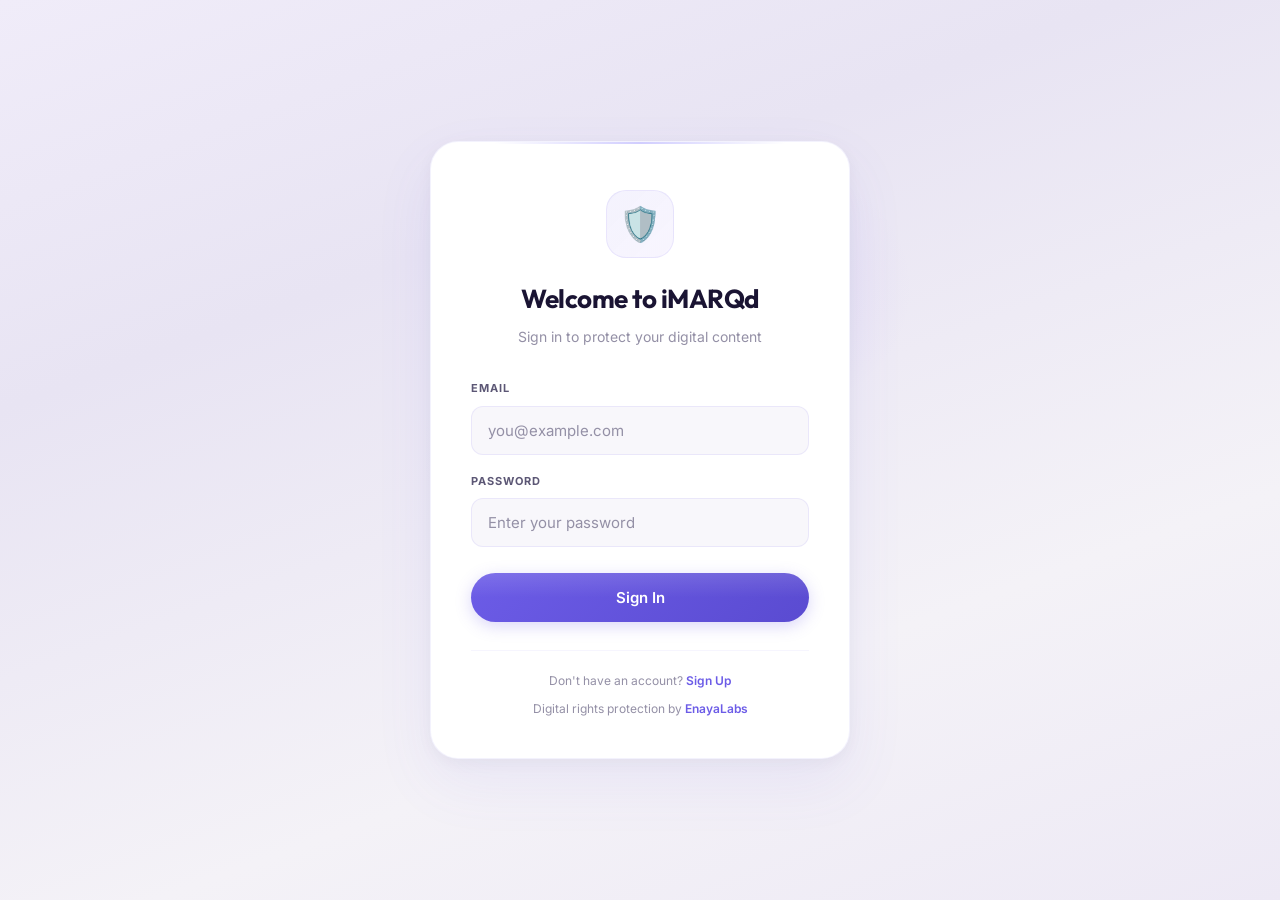
<file: index.html>
<!DOCTYPE html>
<html lang="en">
<head>
<meta charset="UTF-8">
<meta name="viewport" content="width=device-width, initial-scale=1.0">
<title>iMARQd - Photo Protection Platform</title>

<!-- Meta Pixel Code -->
<script>
!function(f,b,e,v,n,t,s)
{if(f.fbq)return;n=f.fbq=function(){n.callMethod?
n.callMethod.apply(n,arguments):n.queue.push(arguments)};
if(!f._fbq)f._fbq=n;n.push=n;n.loaded=!0;n.version='2.0';
n.queue=[];t=b.createElement(e);t.async=!0;
t.src=v;s=b.getElementsByTagName(e)[0];
s.parentNode.insertBefore(t,s)}(window,document,'script',
'https://connect.facebook.net/en_US/fbevents.js');
fbq('init', '1178151347754728');
fbq('track', 'PageView');
</script>
<!-- End Meta Pixel Code -->

<!-- Google tag (gtag.js) -->
<script async src="https://www.googletagmanager.com/gtag/js?id=G-1P49YGQNN2"></script>
<script>
  window.dataLayer = window.dataLayer || [];
  function gtag(){dataLayer.push(arguments);}
  gtag('js', new Date());

  gtag('config', 'G-1P49YGQNN2');
</script>

<link rel="preconnect" href="https://fonts.googleapis.com">
<link rel="preconnect" href="https://fonts.gstatic.com" crossorigin>
<link href="https://fonts.googleapis.com/css2?family=Outfit:wght@400;500;600;700;800&family=Inter:wght@400;500;600;700&display=swap" rel="stylesheet">

<style>
/* ============================================================
   iMARQd — Light Premium Interface
   ============================================================ */

*, *::before, *::after {
  margin: 0;
  padding: 0;
  box-sizing: border-box;
}

:root {
  --primary: #6c5ce7;
  --primary-light: #a29bfe;
  --primary-dark: #5a4bd1;
  --primary-glow: rgba(108, 92, 231, 0.25);
  --primary-subtle: rgba(108, 92, 231, 0.06);
  --accent: #8b5cf6;
  --success: #10b981;
  --success-light: #d1fae5;
  --success-glow: rgba(16, 185, 129, 0.2);
  --danger: #ef4444;
  --danger-glow: rgba(239, 68, 68, 0.18);
  --warning: #f59e0b;

  --bg-body: #f4f2f7;
  --bg-card: #ffffff;
  --bg-card-hover: #ffffff;
  --bg-elevated: #f8f7fb;
  --bg-input: #f8f7fb;
  --bg-input-focus: #ffffff;

  --text-primary: #1a1433;
  --text-secondary: #5c5775;
  --text-muted: #9490a6;

  --border-subtle: rgba(108, 92, 231, 0.06);
  --border-default: rgba(108, 92, 231, 0.1);
  --border-hover: rgba(108, 92, 231, 0.2);
  --border-active: rgba(108, 92, 231, 0.45);

  --radius-sm: 12px;
  --radius-md: 18px;
  --radius-lg: 24px;
  --radius-xl: 28px;
  --radius-pill: 999px;

  --ease-out: cubic-bezier(0.16, 1, 0.3, 1);
  --transition-fast: 0.2s var(--ease-out);
  --transition-normal: 0.35s var(--ease-out);

  --shadow-sm: 0 1px 3px rgba(108, 92, 231, 0.04), 0 1px 2px rgba(0,0,0,0.03);
  --shadow-card: 0 4px 24px rgba(108, 92, 231, 0.06), 0 1px 4px rgba(0,0,0,0.03);
  --shadow-card-hover: 0 12px 40px rgba(108, 92, 231, 0.1), 0 2px 8px rgba(0,0,0,0.04);
  --shadow-lg: 0 20px 50px rgba(108, 92, 231, 0.12), 0 4px 12px rgba(0,0,0,0.04);
}

html { scroll-behavior: smooth; }

body {
  font-family: 'Inter', -apple-system, BlinkMacSystemFont, sans-serif;
  background: var(--bg-body);
  color: var(--text-primary);
  line-height: 1.6;
  min-height: 100vh;
  overflow-x: hidden;
  -webkit-font-smoothing: antialiased;
}

/* ===== Subtle background pattern ===== */
body::before {
  content: '';
  position: fixed;
  inset: 0;
  background:
    radial-gradient(ellipse 60% 50% at 10% 0%, rgba(108, 92, 231, 0.06) 0%, transparent 50%),
    radial-gradient(ellipse 50% 60% at 90% 100%, rgba(139, 92, 246, 0.05) 0%, transparent 50%);
  pointer-events: none;
  z-index: 0;
}

/* ================================================================
   LOGIN
   ================================================================ */
.login-wrapper {
  display: flex;
  align-items: center;
  justify-content: center;
  min-height: 100vh;
  padding: 24px;
  position: relative;
  z-index: 1;
  background: linear-gradient(160deg, #f0ecf9 0%, #e8e4f3 30%, #f4f2f7 70%, #ede9f5 100%);
}

.login-wrapper::before {
  content: '';
  position: absolute;
  width: 480px;
  height: 480px;
  border-radius: 50%;
  background: radial-gradient(circle, rgba(108, 92, 231, 0.08) 0%, transparent 65%);
  top: 50%;
  left: 50%;
  transform: translate(-50%, -50%);
  animation: orbPulse 7s ease-in-out infinite;
  pointer-events: none;
}

.login-wrapper::after {
  content: '';
  position: absolute;
  width: 260px;
  height: 260px;
  border-radius: 50%;
  background: radial-gradient(circle, rgba(139, 92, 246, 0.06) 0%, transparent 65%);
  top: 32%;
  left: 62%;
  transform: translate(-50%, -50%);
  animation: orbFloat 9s ease-in-out infinite reverse;
  pointer-events: none;
}

@keyframes orbPulse {
  0%, 100% { transform: translate(-50%, -50%) scale(1); opacity: 0.7; }
  50% { transform: translate(-50%, -50%) scale(1.1); opacity: 1; }
}

@keyframes orbFloat {
  0%, 100% { transform: translate(-50%, -50%) scale(1); }
  50% { transform: translate(-50%, -50%) scale(1.08) translate(15px, -8px); }
}

.login-card {
  background: var(--bg-card);
  border: 1px solid rgba(108, 92, 231, 0.08);
  border-radius: var(--radius-xl);
  padding: 48px 40px 40px;
  width: 100%;
  max-width: 420px;
  position: relative;
  z-index: 2;
  box-shadow:
    0 24px 60px rgba(108, 92, 231, 0.08),
    0 4px 16px rgba(0, 0, 0, 0.04),
    inset 0 1px 0 rgba(255, 255, 255, 0.8);
  animation: loginReveal 0.7s var(--ease-out) forwards;
  opacity: 0;
}

@keyframes loginReveal {
  from { opacity: 0; transform: translateY(28px) scale(0.97); }
  to { opacity: 1; transform: translateY(0) scale(1); }
}

.login-card::before {
  content: '';
  position: absolute;
  top: 0;
  left: 15%;
  right: 15%;
  height: 2px;
  border-radius: 2px;
  background: linear-gradient(90deg, transparent, var(--primary-light), transparent);
  opacity: 0.5;
}

.login-logo-wrap {
  text-align: center;
  margin-bottom: 20px;
}

.login-logo {
  display: inline-flex;
  align-items: center;
  justify-content: center;
  width: 68px;
  height: 68px;
  border-radius: 20px;
  background: linear-gradient(135deg, rgba(108, 92, 231, 0.08), rgba(139, 92, 246, 0.06));
  border: 1px solid rgba(108, 92, 231, 0.1);
  font-size: 34px;
  animation: logoGlow 4s ease-in-out infinite;
}

@keyframes logoGlow {
  0%, 100% { box-shadow: 0 4px 16px rgba(108, 92, 231, 0.06); }
  50% { box-shadow: 0 8px 32px rgba(108, 92, 231, 0.12); }
}

.login-card h2 {
  font-family: 'Outfit', sans-serif;
  font-size: 26px;
  font-weight: 700;
  color: var(--text-primary);
  text-align: center;
  margin-bottom: 6px;
  letter-spacing: -0.5px;
}

.login-subtitle {
  text-align: center;
  color: var(--text-muted);
  font-size: 14px;
  margin-bottom: 32px;
}

.login-error {
  background: rgba(239, 68, 68, 0.06);
  border: 1px solid rgba(239, 68, 68, 0.15);
  color: var(--danger);
  padding: 12px 16px;
  border-radius: var(--radius-sm);
  font-size: 14px;
  font-weight: 500;
  margin-bottom: 18px;
  display: none;
  text-align: center;
}

.login-field-group {
  margin-bottom: 18px;
}

.login-field-label {
  display: block;
  font-size: 11px;
  font-weight: 700;
  color: var(--text-secondary);
  text-transform: uppercase;
  letter-spacing: 1px;
  margin-bottom: 8px;
}

.login-input {
  width: 100%;
  padding: 14px 16px;
  background: var(--bg-input);
  border: 1.5px solid var(--border-default);
  border-radius: var(--radius-sm);
  color: var(--text-primary);
  font-size: 15px;
  font-family: 'Inter', sans-serif;
  transition: var(--transition-fast);
  outline: none;
}

.login-input:focus {
  border-color: var(--border-active);
  background: var(--bg-input-focus);
  box-shadow: 0 0 0 3px rgba(108, 92, 231, 0.08);
}

.login-input::placeholder {
  color: var(--text-muted);
}

.login-btn {
  width: 100%;
  padding: 15px;
  background: linear-gradient(135deg, var(--primary) 0%, var(--primary-dark) 100%);
  color: white;
  border: none;
  border-radius: var(--radius-pill);
  font-size: 15px;
  font-weight: 600;
  font-family: 'Inter', sans-serif;
  cursor: pointer;
  transition: var(--transition-normal);
  box-shadow: 0 4px 16px var(--primary-glow);
  margin-top: 8px;
  position: relative;
  overflow: hidden;
}

.login-btn::before {
  content: '';
  position: absolute;
  inset: 0;
  background: linear-gradient(rgba(255,255,255,0.12), transparent 50%);
  pointer-events: none;
}

.login-btn:hover {
  transform: translateY(-2px);
  box-shadow: 0 8px 28px var(--primary-glow);
}

.login-btn:active { transform: translateY(0); }

.login-footer {
  text-align: center;
  margin-top: 28px;
  padding-top: 20px;
  border-top: 1px solid var(--border-subtle);
}

.login-footer-text {
  font-size: 12px;
  color: var(--text-muted);
}

.login-footer-text a {
  color: var(--primary);
  text-decoration: none;
  font-weight: 600;
  transition: var(--transition-fast);
}

.login-footer-text a:hover { color: var(--primary-dark); }

/* ================================================================
   APP HEADER
   ================================================================ */
.app-header {
  display: grid;
  grid-template-columns: 1fr auto 1fr;
  align-items: center;
  padding: 18px 36px;
  max-width: 1440px;
  margin: 0 auto;
  position: relative;
  z-index: 10;
  animation: fadeDown 0.5s var(--ease-out);
}

@keyframes fadeDown {
  from { opacity: 0; transform: translateY(-8px); }
  to { opacity: 1; transform: translateY(0); }
}

.app-header::after {
  content: '';
  position: absolute;
  bottom: 0;
  left: 5%;
  right: 5%;
  height: 1px;
  background: linear-gradient(90deg, transparent, var(--border-default), transparent);
}

.header-left { display: flex; align-items: center; gap: 12px; }
.header-center { text-align: center; }
.header-right { display: flex; justify-content: flex-end; }

.logo {
  width: 42px;
  height: 42px;
  background: var(--primary-subtle);
  border: 1px solid var(--border-default);
  border-radius: 12px;
  display: flex;
  align-items: center;
  justify-content: center;
  font-size: 20px;
  transition: var(--transition-fast);
}

.logo:hover {
  background: rgba(108, 92, 231, 0.1);
  border-color: var(--border-hover);
  box-shadow: 0 4px 12px rgba(108, 92, 231, 0.08);
}

.logo-text {
  font-family: 'Outfit', sans-serif;
  font-size: 22px;
  color: var(--text-primary);
  font-weight: 800;
  letter-spacing: -0.7px;
}

.tagline {
  font-size: 12px;
  color: var(--text-muted);
  font-weight: 500;
  letter-spacing: 2.5px;
  text-transform: uppercase;
}

.logout-btn {
  padding: 8px 18px !important;
  border-radius: var(--radius-pill) !important;
  font-size: 13px !important;
}

/* ================================================================
   MAIN CONTENT
   ================================================================ */
.app-content {
  display: flex;
  justify-content: center;
  padding: 28px 24px 80px;
  position: relative;
  z-index: 1;
}

.container {
  max-width: 1360px;
  width: 100%;
}

/* ===== FIXED GRID: 2 equal columns on top, full-width bottom ===== */
.sections-grid {
  display: grid;
  grid-template-columns: 1fr 1fr;
  gap: 22px;
}

/* ================================================================
   SECTION CARDS
   ================================================================ */
.section-card {
  background: var(--bg-card);
  border: 1px solid var(--border-subtle);
  border-radius: var(--radius-xl);
  padding: 36px;
  position: relative;
  overflow: hidden;
  transition: var(--transition-normal);
  box-shadow: var(--shadow-card);
  animation: cardUp 0.55s var(--ease-out) backwards;
}

.section-card:nth-child(1) { animation-delay: 0.08s; }
.section-card:nth-child(2) { animation-delay: 0.16s; }
.section-card:nth-child(3) { animation-delay: 0.24s; }

@keyframes cardUp {
  from { opacity: 0; transform: translateY(16px); }
  to { opacity: 1; transform: translateY(0); }
}

/* Top accent bar */
.section-card::before {
  content: '';
  position: absolute;
  top: 0;
  left: 0;
  right: 0;
  height: 2px;
  background: linear-gradient(90deg, transparent, rgba(108, 92, 231, 0.15) 30%, rgba(139, 92, 246, 0.25) 50%, rgba(108, 92, 231, 0.15) 70%, transparent);
  opacity: 0;
  transition: opacity var(--transition-normal);
}

.section-card:hover {
  transform: translateY(-3px);
  border-color: var(--border-hover);
  box-shadow: var(--shadow-card-hover);
}

.section-card:hover::before { opacity: 1; }

/* ===== SECTION HEADER ===== */
.section-header {
  display: flex;
  align-items: center;
  gap: 14px;
  margin-bottom: 12px;
}

.section-icon {
  width: 52px;
  height: 52px;
  background: linear-gradient(135deg, rgba(108, 92, 231, 0.08), rgba(139, 92, 246, 0.06));
  border: 1px solid rgba(108, 92, 231, 0.08);
  border-radius: 15px;
  display: flex;
  align-items: center;
  justify-content: center;
  font-size: 24px;
  flex-shrink: 0;
  transition: var(--transition-normal);
}

.section-card:hover .section-icon {
  background: linear-gradient(135deg, rgba(108, 92, 231, 0.12), rgba(139, 92, 246, 0.1));
  box-shadow: 0 4px 16px rgba(108, 92, 231, 0.08);
  border-color: rgba(108, 92, 231, 0.15);
}

.section-title {
  font-family: 'Outfit', sans-serif;
  font-size: 22px;
  font-weight: 700;
  color: var(--text-primary);
  letter-spacing: -0.3px;
}

.section-description {
  font-size: 14px;
  color: var(--text-secondary);
  margin-bottom: 22px;
  line-height: 1.65;
}

/* ================================================================
   UPLOAD ZONE
   ================================================================ */
.upload-zone {
  background: var(--bg-elevated);
  border: 1.5px dashed rgba(108, 92, 231, 0.15);
  border-radius: var(--radius-lg);
  padding: 40px 24px;
  text-align: center;
  cursor: pointer;
  transition: var(--transition-normal);
  margin-bottom: 22px;
  position: relative;
  overflow: hidden;
}

.upload-zone:hover {
  border-color: rgba(108, 92, 231, 0.3);
  background: rgba(108, 92, 231, 0.03);
}

.upload-zone.dragover {
  border-color: var(--primary);
  border-style: solid;
  background: rgba(108, 92, 231, 0.04);
  box-shadow: 0 0 0 3px rgba(108, 92, 231, 0.06);
}

.upload-icon {
  font-size: 40px;
  margin-bottom: 12px;
  display: inline-block;
  animation: gentleFloat 4s ease-in-out infinite;
}

@keyframes gentleFloat {
  0%, 100% { transform: translateY(0); }
  50% { transform: translateY(-5px); }
}

.upload-text {
  font-size: 15px;
  color: var(--text-primary);
  font-weight: 600;
  margin-bottom: 4px;
}

.upload-subtext {
  font-size: 13px;
  color: var(--text-muted);
}

/* ===== IMAGE PREVIEW ===== */
.image-preview {
  display: none;
  background: var(--bg-elevated);
  border-radius: var(--radius-md);
  padding: 18px;
  margin-bottom: 22px;
  border: 1px solid var(--border-subtle);
}

.preview-image {
  width: 100%;
  max-height: 260px;
  object-fit: contain;
  border-radius: var(--radius-sm);
  margin-bottom: 12px;
}

.preview-info {
  font-size: 12px;
  color: var(--text-muted);
  text-align: center;
  font-weight: 500;
}

/* ===== PROCESSING ===== */
.processing {
  display: none;
  text-align: center;
  padding: 32px;
}

.spinner {
  width: 38px;
  height: 38px;
  margin: 0 auto 16px;
  border: 3px solid rgba(108, 92, 231, 0.1);
  border-top-color: var(--primary);
  border-radius: 50%;
  animation: spin 0.75s linear infinite;
}

@keyframes spin { to { transform: rotate(360deg); } }

.processing-text {
  font-size: 14px;
  color: var(--text-secondary);
  font-weight: 600;
}

/* ================================================================
   MESSAGES
   ================================================================ */
.message {
  padding: 13px 18px;
  border-radius: var(--radius-sm);
  margin-bottom: 18px;
  font-size: 14px;
  font-weight: 600;
  display: none;
  align-items: center;
  gap: 10px;
  animation: msgSlide 0.35s var(--ease-out);
  text-align: center;
  border: 1px solid transparent;
}

@keyframes msgSlide {
  from { opacity: 0; transform: translateY(-10px); }
  to { opacity: 1; transform: translateY(0); }
}

.message-success {
  background: rgba(16, 185, 129, 0.08);
  border-color: rgba(16, 185, 129, 0.15);
  color: var(--success);
}

.message-info {
  background: rgba(108, 92, 231, 0.06);
  border-color: rgba(108, 92, 231, 0.12);
  color: var(--primary);
}

.message-warning {
  background: rgba(245, 158, 11, 0.08);
  border-color: rgba(245, 158, 11, 0.15);
  color: var(--warning);
}

.message-error {
  background: rgba(239, 68, 68, 0.06);
  border-color: rgba(239, 68, 68, 0.12);
  color: var(--danger);
}

/* ================================================================
   BUTTONS
   ================================================================ */
.btn {
  padding: 14px 26px;
  border-radius: var(--radius-pill);
  font-size: 15px;
  font-weight: 600;
  cursor: pointer;
  transition: var(--transition-normal);
  border: none;
  font-family: 'Inter', sans-serif;
  display: inline-flex;
  align-items: center;
  gap: 8px;
  justify-content: center;
  position: relative;
  overflow: hidden;
}

.btn::before {
  content: '';
  position: absolute;
  inset: 0;
  background: linear-gradient(rgba(255, 255, 255, 0.1), transparent 55%);
  pointer-events: none;
}

.btn-primary {
  background: linear-gradient(135deg, var(--primary) 0%, var(--primary-dark) 100%);
  color: white;
  box-shadow: 0 4px 14px var(--primary-glow);
}

.btn-primary:hover:not(:disabled) {
  transform: translateY(-2px);
  box-shadow: 0 8px 24px var(--primary-glow);
}

.btn-primary:active:not(:disabled) { transform: translateY(0); }
.btn-primary:disabled { opacity: 0.4; cursor: not-allowed; }

.btn-secondary {
  background: var(--primary-subtle);
  color: var(--primary);
  border: 1px solid var(--border-default);
}

.btn-secondary:hover {
  background: rgba(108, 92, 231, 0.1);
  border-color: var(--border-hover);
}

.btn-success {
  background: linear-gradient(135deg, #059669 0%, #047857 100%);
  color: white;
  box-shadow: 0 4px 14px var(--success-glow);
}

.btn-success:hover {
  transform: translateY(-2px);
  box-shadow: 0 8px 22px var(--success-glow);
}

.btn-danger {
  background: linear-gradient(135deg, #dc2626 0%, #b91c1c 100%);
  color: white;
  box-shadow: 0 4px 14px var(--danger-glow);
}

.btn-danger:hover {
  transform: translateY(-2px);
  box-shadow: 0 8px 22px var(--danger-glow);
}

.btn-full { width: 100%; }
.btn-small { padding: 10px 18px; font-size: 13px; }

.btn-group {
  display: grid;
  grid-template-columns: repeat(auto-fit, minmax(200px, 1fr));
  gap: 12px;
}

/* ================================================================
   INPUT FIELDS
   ================================================================ */
.input-group { margin-bottom: 22px; }

.input-label {
  display: block;
  font-size: 11px;
  font-weight: 700;
  color: var(--text-secondary);
  margin-bottom: 8px;
  text-transform: uppercase;
  letter-spacing: 0.8px;
}

.input-field {
  width: 100%;
  padding: 14px 16px;
  background: var(--bg-input);
  border: 1.5px solid var(--border-default);
  border-radius: var(--radius-sm);
  color: var(--text-primary);
  font-size: 15px;
  font-family: 'Inter', sans-serif;
  transition: var(--transition-fast);
  margin-bottom: 14px;
  outline: none;
}

.input-field:focus {
  border-color: var(--border-active);
  background: var(--bg-input-focus);
  box-shadow: 0 0 0 3px rgba(108, 92, 231, 0.06);
}

.input-field::placeholder { color: var(--text-muted); }

/* ================================================================
   PLATFORM SELECTOR
   ================================================================ */
.platform-selector {
  display: flex;
  gap: 12px;
  margin-bottom: 16px;
  flex-wrap: wrap;
}

.platform-option {
  display: flex;
  align-items: center;
  gap: 8px;
  padding: 10px 18px;
  border-radius: var(--radius-pill);
  cursor: pointer;
  background: var(--bg-elevated);
  border: 1.5px solid var(--border-subtle);
  transition: var(--transition-fast);
  position: relative;
  color: var(--text-secondary);
  user-select: none;
}

.platform-option svg { flex-shrink: 0; }

.platform-label {
  font-size: 13px;
  font-weight: 600;
  font-family: 'Inter', sans-serif;
  letter-spacing: 0.2px;
}

.platform-option:hover {
  transform: translateY(-2px);
  border-color: var(--border-hover);
  background: rgba(108, 92, 231, 0.04);
  box-shadow: 0 4px 12px rgba(108, 92, 231, 0.06);
}

.platform-option.active {
  background: linear-gradient(135deg, var(--primary) 0%, var(--primary-dark) 100%);
  border-color: transparent;
  color: white;
  box-shadow: 0 4px 16px var(--primary-glow);
  transform: translateY(-2px);
}

.platform-option.active .coming-soon-badge {
  background: rgba(255, 255, 255, 0.25);
  color: white;
}

.coming-soon-badge {
  font-size: 9px;
  font-weight: 700;
  text-transform: uppercase;
  letter-spacing: 0.8px;
  background: rgba(245, 158, 11, 0.12);
  color: var(--warning);
  padding: 2px 7px;
  border-radius: 6px;
  line-height: 1.4;
}

/* ===== MATCH FOUND RESULT ===== */
.match-result-card {
  background: var(--bg-elevated);
  border: 1.5px solid rgba(16, 185, 129, 0.2);
  border-radius: var(--radius-lg);
  padding: 28px;
  margin-top: 22px;
  animation: cardUp 0.45s var(--ease-out);
}

.match-result-header {
  display: flex;
  align-items: center;
  gap: 14px;
  margin-bottom: 18px;
}

.match-result-badge {
  display: inline-flex;
  align-items: center;
  gap: 6px;
  background: var(--success-light);
  color: #047857;
  padding: 6px 14px;
  border-radius: var(--radius-pill);
  font-size: 13px;
  font-weight: 700;
  font-family: 'Outfit', sans-serif;
}

.match-result-badge svg { flex-shrink: 0; }

.match-detail-grid {
  display: grid;
  grid-template-columns: 1fr 1fr;
  gap: 14px;
}

.match-detail-item {
  background: var(--bg-card);
  border: 1px solid var(--border-subtle);
  border-radius: var(--radius-sm);
  padding: 14px 16px;
}

.match-detail-label {
  font-size: 10px;
  font-weight: 700;
  text-transform: uppercase;
  letter-spacing: 0.8px;
  color: var(--text-muted);
  margin-bottom: 4px;
}

.match-detail-value {
  font-family: 'Outfit', sans-serif;
  font-size: 15px;
  font-weight: 600;
  color: var(--text-primary);
}

.coming-soon-overlay {
  text-align: center;
  padding: 40px 20px;
  margin-top: 22px;
  background: var(--bg-elevated);
  border: 1.5px dashed rgba(245, 158, 11, 0.25);
  border-radius: var(--radius-lg);
  animation: cardUp 0.45s var(--ease-out);
}

.coming-soon-icon { font-size: 44px; margin-bottom: 12px; }

.coming-soon-title {
  font-family: 'Outfit', sans-serif;
  font-size: 20px;
  font-weight: 700;
  color: var(--text-primary);
  margin-bottom: 6px;
}

.coming-soon-text {
  font-size: 14px;
  color: var(--text-secondary);
  line-height: 1.6;
}

.platform-icon { font-size: 23px; display: block; }

/* ================================================================
   SEARCH RESULTS
   ================================================================ */
.search-results { display: none; margin-top: 22px; }

.result-card {
  background: var(--bg-elevated);
  border: 1px solid var(--border-subtle);
  border-radius: var(--radius-lg);
  padding: 26px;
  margin-bottom: 14px;
  transition: var(--transition-normal);
}

.result-card:hover {
  transform: translateY(-2px);
  border-color: var(--border-hover);
  box-shadow: var(--shadow-card-hover);
}

.result-header {
  display: flex;
  gap: 18px;
  margin-bottom: 18px;
  padding-bottom: 18px;
  border-bottom: 1px solid var(--border-subtle);
}

.result-thumbnail {
  width: 80px;
  height: 80px;
  background: linear-gradient(135deg, rgba(108, 92, 231, 0.08), rgba(139, 92, 246, 0.06));
  border: 1px solid rgba(108, 92, 231, 0.08);
  border-radius: var(--radius-md);
  display: flex;
  align-items: center;
  justify-content: center;
  font-size: 32px;
  flex-shrink: 0;
}

.result-info { flex: 1; min-width: 0; }

.result-platform {
  display: inline-block;
  padding: 3px 10px;
  background: rgba(108, 92, 231, 0.06);
  border: 1px solid rgba(108, 92, 231, 0.1);
  color: var(--primary);
  border-radius: 6px;
  font-size: 10px;
  font-weight: 700;
  text-transform: uppercase;
  letter-spacing: 0.8px;
  margin-bottom: 8px;
}

.result-title {
  font-family: 'Outfit', sans-serif;
  font-size: 18px;
  font-weight: 700;
  color: var(--text-primary);
  margin-bottom: 5px;
}

.result-meta {
  font-size: 13px;
  color: var(--text-muted);
  margin-bottom: 5px;
}

/* ================================================================
   ACTION DECISION
   ================================================================ */
.action-decision { margin-top: 26px; }

.action-title {
  font-family: 'Outfit', sans-serif;
  font-size: 16px;
  font-weight: 700;
  color: var(--text-primary);
  margin-bottom: 18px;
  text-align: center;
}

.action-options {
  display: grid;
  grid-template-columns: 1fr 1fr;
  gap: 14px;
}

.action-card {
  background: var(--bg-card);
  border: 1.5px solid var(--border-subtle);
  border-radius: var(--radius-lg);
  padding: 26px;
  cursor: pointer;
  transition: var(--transition-normal);
  text-align: center;
}

.action-card:hover { transform: translateY(-3px); }

.action-card.monetize { border-color: rgba(16, 185, 129, 0.12); }
.action-card.monetize:hover {
  background: rgba(16, 185, 129, 0.03);
  border-color: rgba(16, 185, 129, 0.25);
  box-shadow: 0 10px 28px rgba(16, 185, 129, 0.08);
}

.action-card.takedown { border-color: rgba(239, 68, 68, 0.12); }
.action-card.takedown:hover {
  background: rgba(239, 68, 68, 0.03);
  border-color: rgba(239, 68, 68, 0.25);
  box-shadow: 0 10px 28px rgba(239, 68, 68, 0.08);
}

.action-icon { font-size: 40px; margin-bottom: 12px; }

.action-card-title {
  font-family: 'Outfit', sans-serif;
  font-size: 18px;
  font-weight: 700;
  margin-bottom: 8px;
}

.action-card.monetize .action-card-title { color: var(--success); }
.action-card.takedown .action-card-title { color: var(--danger); }

.action-description {
  font-size: 13px;
  color: var(--text-secondary);
  margin-bottom: 14px;
  line-height: 1.6;
}

/* ===== UTILITY ===== */
.verify-result { display: none; }
.full-width { grid-column: 1 / -1; }

/* ================================================================
   RESPONSIVE
   ================================================================ */
@media (max-width: 968px) {
  .sections-grid { grid-template-columns: 1fr; }
  .app-header { padding: 14px 18px; grid-template-columns: 1fr 1fr; }
  .header-center { display: none; }
  .logo-text { font-size: 20px; }
  .section-card { padding: 26px; border-radius: var(--radius-lg); }
  .section-title { font-size: 20px; }
  .section-icon { width: 46px; height: 46px; font-size: 20px; border-radius: 13px; }
  .action-options { grid-template-columns: 1fr; }
  .match-detail-grid { grid-template-columns: 1fr; }
}

@media (max-width: 640px) {
  .app-content { padding: 14px 10px 60px; }
  .section-card { padding: 22px 18px; border-radius: var(--radius-md); }
  .btn-group { grid-template-columns: 1fr; }
  .platform-selector { gap: 8px; }
  .platform-option { padding: 8px 14px; }
  .platform-label { font-size: 12px; }
  .platform-option svg { width: 18px; height: 18px; }
  .result-header { flex-direction: column; text-align: center; align-items: center; }
  .upload-zone { padding: 32px 18px; }
  .login-card { padding: 32px 24px; border-radius: var(--radius-lg); }
  .login-logo { width: 56px; height: 56px; font-size: 28px; border-radius: 16px; }
  .btn { padding: 12px 20px; font-size: 14px; }
}

/* ===== SCROLLBAR ===== */
::-webkit-scrollbar { width: 5px; }
::-webkit-scrollbar-track { background: transparent; }
::-webkit-scrollbar-thumb { background: rgba(108, 92, 231, 0.15); border-radius: 3px; }
::-webkit-scrollbar-thumb:hover { background: rgba(108, 92, 231, 0.25); }

::selection { background: rgba(108, 92, 231, 0.15); color: var(--text-primary); }
:focus-visible { outline: 2px solid var(--primary); outline-offset: 2px; }
</style>
</head>
<body>

<!-- Meta Pixel (noscript) -->
<noscript>
  <img height="1" width="1" style="display:none"
  src="https://www.facebook.com/tr?id=1178151347754728&ev=PageView&noscript=1"/>
</noscript>

<div id="verifyResult" class="verify-result" style="margin-top:12px;"></div>

<!-- LOGIN -->
<div id="loginScreen" class="login-wrapper">
  <div class="login-card">
    <div class="login-logo-wrap">
      <div class="login-logo">🛡️</div>
    </div>
    <h2 id="authTitle">Welcome to iMARQd</h2>
    <p class="login-subtitle" id="authSubtitle">Sign in to protect your digital content</p>
    <div id="loginError" class="login-error"></div>
    <div class="login-field-group">
      <label class="login-field-label" for="loginEmail">Email</label>
      <input id="loginEmail" class="login-input" placeholder="you@example.com" autocomplete="email">
    </div>
    <div class="login-field-group">
      <label class="login-field-label" for="loginPassword">Password</label>
      <input id="loginPassword" class="login-input" type="password" placeholder="Enter your password" autocomplete="current-password">
    </div>
    <button class="login-btn" id="loginBtn">Sign In</button>
    <div class="login-footer">
      <p class="login-footer-text" id="authToggleText">Don't have an account? <a href="#" id="authToggleLink">Sign Up</a></p>
      <p class="login-footer-text" style="margin-top:8px;">Digital rights protection by <a href="#">EnayaLabs</a></p>
    </div>
  </div>
</div>

<!-- MAIN APP -->
<div id="app" style="display:none;">

  <div class="app-header">
    <div class="header-left">
      <div class="logo">🛡️</div>
      <div class="logo-text">iMARQd</div>
    </div>
    <div class="header-center">
      <div class="tagline">Protect · Verify · Monitor</div>
    </div>
    <div class="header-right">
      <button class="btn btn-secondary logout-btn" id="logoutBtn">Logout</button>
    </div>
  </div>

  <div class="app-content">
    <div class="container">
      <div class="sections-grid">

        <!-- WATERMARK -->
        <div class="section-card">
          <div class="section-header">
            <div class="section-icon">🖼️</div>
            <div class="section-title">Watermark & Download</div>
          </div>
          <p class="section-description">Upload your image, add an invisible watermark, and download the protected version.</p>
          <div id="watermarkMessage" class="message"></div>
          <div class="upload-zone" id="watermarkZone">
            <input type="file" id="watermarkInput" hidden accept="image/*">
            <div class="upload-icon">📸</div>
            <div class="upload-text">Drop image here</div>
            <div class="upload-subtext">or click to browse</div>
          </div>
          <div class="image-preview" id="watermarkPreview">
            <img id="watermarkPreviewImg" class="preview-image">
            <div id="watermarkPreviewInfo" class="preview-info"></div>
          </div>
          <div class="processing" id="watermarkProcessing">
            <div class="spinner"></div>
            <div class="processing-text">Adding invisible watermark...</div>
          </div>
          <button class="btn btn-success btn-full" id="downloadBtn" style="display:none;">Download Protected Image</button>
        </div>

        <!-- VERIFY -->
        <div class="section-card">
          <div class="section-header">
            <div class="section-icon">🔍</div>
            <div class="section-title">Upload & Verify</div>
          </div>
          <p class="section-description">Check if an image carries an iMARQd watermark and retrieve its ownership details.</p>
          <div id="verifyMessage" class="message"></div>
          <div class="upload-zone" id="verifyZone">
            <input type="file" id="verifyInput" hidden accept="image/*">
            <div class="upload-icon">🔎</div>
            <div class="upload-text">Drop image here</div>
            <div class="upload-subtext">or click to verify</div>
          </div>
          <div class="image-preview" id="verifyPreview">
            <img id="verifyPreviewImg" class="preview-image">
          </div>
          <div class="processing" id="verifyProcessing">
            <div class="spinner"></div>
          </div>
        </div>

        <!-- MONITOR -->
        <div class="section-card full-width">
          <div class="section-header">
            <div class="section-icon">🌐</div>
            <div class="section-title">Social Media Monitor</div>
          </div>
          <p class="section-description">Track where your protected content appears across social media platforms.</p>
          <div id="searchMessage" class="message"></div>
          <div class="platform-selector" id="platformSelector">
            <div class="platform-option" data-platform="twitter" title="Twitter / X">
              <svg viewBox="0 0 24 24" width="22" height="22" fill="currentColor"><path d="M18.244 2.25h3.308l-7.227 8.26 8.502 11.24H16.17l-5.214-6.817L4.99 21.75H1.68l7.73-8.835L1.254 2.25H8.08l4.713 6.231zm-1.161 17.52h1.833L7.084 4.126H5.117z"/></svg>
              <span class="platform-label">Twitter</span>
            </div>
            <div class="platform-option" data-platform="instagram" title="Instagram">
              <svg viewBox="0 0 24 24" width="22" height="22" fill="none" stroke="currentColor" stroke-width="2" stroke-linecap="round" stroke-linejoin="round"><rect x="2" y="2" width="20" height="20" rx="5" ry="5"/><circle cx="12" cy="12" r="5"/><circle cx="17.5" cy="6.5" r="1.5" fill="currentColor" stroke="none"/></svg>
              <span class="platform-label">Instagram</span>
            </div>
            <div class="platform-option" data-platform="facebook" title="Facebook">
              <svg viewBox="0 0 24 24" width="22" height="22" fill="currentColor"><path d="M24 12.073c0-6.627-5.373-12-12-12s-12 5.373-12 12c0 5.99 4.388 10.954 10.125 11.854v-8.385H7.078v-3.47h3.047V9.43c0-3.007 1.792-4.669 4.533-4.669 1.312 0 2.686.235 2.686.235v2.953H15.83c-1.491 0-1.956.925-1.956 1.874v2.25h3.328l-.532 3.47h-2.796v8.385C19.612 23.027 24 18.062 24 12.073z"/></svg>
              <span class="platform-label">Facebook</span>
              <span class="coming-soon-badge">Soon</span>
            </div>
            <div class="platform-option" data-platform="tiktok" title="TikTok">
              <svg viewBox="0 0 24 24" width="22" height="22" fill="currentColor"><path d="M19.59 6.69a4.83 4.83 0 01-3.77-4.25V2h-3.45v13.67a2.89 2.89 0 01-2.88 2.5 2.89 2.89 0 01-2.89-2.89 2.89 2.89 0 012.89-2.89c.28 0 .54.04.79.1v-3.5a6.37 6.37 0 00-.79-.05A6.34 6.34 0 003.15 15.2a6.34 6.34 0 0010.86 4.46V13a8.28 8.28 0 005.58 2.16V11.7a4.83 4.83 0 01-3.77-1.82V6.69h3.77z"/></svg>
              <span class="platform-label">TikTok</span>
              <span class="coming-soon-badge">Soon</span>
            </div>
          </div>
          <input id="handleInput" class="input-field" placeholder="Enter username or handle">
          <button class="btn btn-primary btn-full" id="monitorBtn">Monitor</button>
          <div id="monitorProcessing" class="processing">
            <div class="spinner"></div>
            <div class="processing-text" id="monitorProcessingText">Scanning platform...</div>
          </div>
          <div id="comingSoonPanel" class="coming-soon-overlay" style="display:none;">
            <div class="coming-soon-icon">🚧</div>
            <div class="coming-soon-title" id="comingSoonTitle">Coming Soon</div>
            <div class="coming-soon-text" id="comingSoonText">This feature will be available in an upcoming release.</div>
          </div>
          <div id="searchResults" class="search-results"></div>
        </div>

      </div>
    </div>
  </div>
</div>

<!-- SCRIPTS -->
<script src="js/state.js"></script>
<script src="js/utils.js"></script>
<script src="js/auth.js"></script>
<script src="js/watermark.js"></script>
<script src="js/verify.js"></script>
<!-- monitor.js removed — monitor logic is handled inline below -->
<script src="js/main.js"></script>

<script>
document.addEventListener("DOMContentLoaded", () => {
  const options = document.querySelectorAll(".platform-option");
  const monitorBtn = document.getElementById("monitorBtn");
  const handleInput = document.getElementById("handleInput");
  const searchResults = document.getElementById("searchResults");
  const monitorProcessing = document.getElementById("monitorProcessing");
  const monitorProcessingText = document.getElementById("monitorProcessingText");
  const searchMessage = document.getElementById("searchMessage");
  const comingSoonPanel = document.getElementById("comingSoonPanel");
  const comingSoonTitle = document.getElementById("comingSoonTitle");
  const comingSoonText = document.getElementById("comingSoonText");

  let selectedPlatform = null;

  function showMessage(el, text, type) {
    el.textContent = text;
    el.className = "message message-" + type;
    el.style.display = "flex";
  }

  function hideMessage(el) { el.style.display = "none"; }

  // Platform selection
  options.forEach(option => {
    option.addEventListener("click", () => {
      options.forEach(o => o.classList.remove("active"));
      option.classList.add("active");
      selectedPlatform = option.dataset.platform;

      // Clear previous results
      searchResults.style.display = "none";
      searchResults.innerHTML = "";
      hideMessage(searchMessage);
      monitorProcessing.style.display = "none";

      if (selectedPlatform === "facebook" || selectedPlatform === "tiktok") {
        // Hide input + button, show coming soon inline
        handleInput.style.display = "none";
        monitorBtn.style.display = "none";
        const name = selectedPlatform === "facebook" ? "Facebook" : "TikTok";
        comingSoonTitle.textContent = name + " Monitoring — Coming Soon";
        comingSoonText.innerHTML = "We're working on integrating " + name + " monitoring.<br>This feature will be available in an upcoming release.";
        comingSoonPanel.style.display = "block";
      } else {
        // Show input + button, hide coming soon
        handleInput.style.display = "";
        monitorBtn.style.display = "";
        comingSoonPanel.style.display = "none";
      }
    });
  });

  // Monitor button — only fires for Twitter & Instagram
  monitorBtn.addEventListener("click", async (e) => {
    e.preventDefault();
    e.stopPropagation();

    hideMessage(searchMessage);
    searchResults.style.display = "none";
    searchResults.innerHTML = "";

    if (!selectedPlatform) {
      showMessage(searchMessage, "Please select a platform first.", "warning");
      return;
    }

    const handle = handleInput.value.trim();
    if (!handle) {
      showMessage(searchMessage, "Please enter a username or handle.", "warning");
      return;
    }

    // Simulated search flow for Twitter & Instagram
    const platformName = selectedPlatform === "twitter" ? "Twitter / X" : "Instagram";
    monitorBtn.disabled = true;
    monitorProcessing.style.display = "block";

    const steps = [
      "Connecting to " + platformName + "...",
      "Scanning posts by @" + handle + "...",
      "Analyzing image signatures...",
      "Cross-referencing watermarks..."
    ];

    for (let i = 0; i < steps.length; i++) {
      monitorProcessingText.textContent = steps[i];
      await new Promise(r => setTimeout(r, 800 + Math.random() * 400));
    }

    monitorProcessing.style.display = "none";
    monitorBtn.disabled = false;

    // Show match found result
    const now = new Date();
    const dateStr = now.toLocaleDateString("en-US", { year: "numeric", month: "short", day: "numeric" });
    const timeStr = now.toLocaleTimeString("en-US", { hour: "2-digit", minute: "2-digit" });

    searchResults.style.display = "block";
    searchResults.innerHTML = `
      <div class="match-result-card">
        <div class="match-result-header">
          <div class="match-result-badge">
            <svg width="16" height="16" viewBox="0 0 24 24" fill="none" stroke="currentColor" stroke-width="2.5" stroke-linecap="round" stroke-linejoin="round"><path d="M22 11.08V12a10 10 0 1 1-5.93-9.14"/><polyline points="22 4 12 14.01 9 11.01"/></svg>
            Match Found
          </div>
        </div>
        <div class="match-detail-grid">
          <div class="match-detail-item">
            <div class="match-detail-label">Platform</div>
            <div class="match-detail-value">${platformName}</div>
          </div>
          <div class="match-detail-item">
            <div class="match-detail-label">Handle</div>
            <div class="match-detail-value">@${handle}</div>
          </div>
          <div class="match-detail-item">
            <div class="match-detail-label">Watermark Status</div>
            <div class="match-detail-value" style="color: var(--success);">✓ iMARQd Verified</div>
          </div>
          <div class="match-detail-item">
            <div class="match-detail-label">Scanned On</div>
            <div class="match-detail-value">${dateStr}, ${timeStr}</div>
          </div>
        </div>
      </div>
    `;
  });
});
</script>

</body>
</html>
</file>
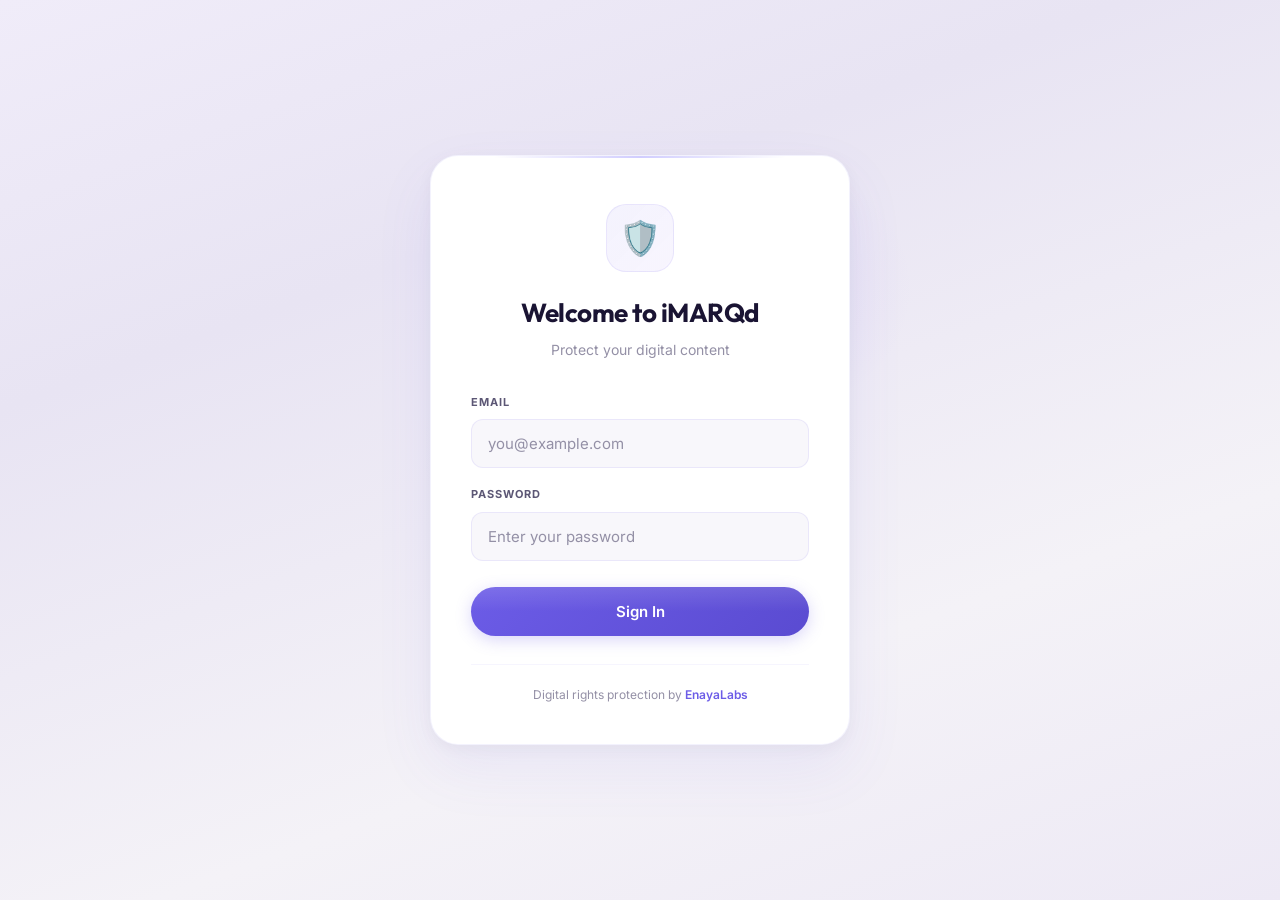
<file: index_old.html>
<!DOCTYPE html>
<html lang="en">
<head>
<meta charset="UTF-8">
<meta name="viewport" content="width=device-width, initial-scale=1.0">
<title>iMARQd - Photo Protection Platform</title>

<link rel="preconnect" href="https://fonts.googleapis.com">
<link rel="preconnect" href="https://fonts.gstatic.com" crossorigin>
<link href="https://fonts.googleapis.com/css2?family=Outfit:wght@400;500;600;700;800&family=Inter:wght@400;500;600;700&display=swap" rel="stylesheet">

<style>
/* ============================================================
   iMARQd — Light Premium Interface
   ============================================================ */

*, *::before, *::after {
  margin: 0;
  padding: 0;
  box-sizing: border-box;
}

:root {
  --primary: #6c5ce7;
  --primary-light: #a29bfe;
  --primary-dark: #5a4bd1;
  --primary-glow: rgba(108, 92, 231, 0.25);
  --primary-subtle: rgba(108, 92, 231, 0.06);
  --accent: #8b5cf6;
  --success: #10b981;
  --success-light: #d1fae5;
  --success-glow: rgba(16, 185, 129, 0.2);
  --danger: #ef4444;
  --danger-glow: rgba(239, 68, 68, 0.18);
  --warning: #f59e0b;

  --bg-body: #f4f2f7;
  --bg-card: #ffffff;
  --bg-card-hover: #ffffff;
  --bg-elevated: #f8f7fb;
  --bg-input: #f8f7fb;
  --bg-input-focus: #ffffff;

  --text-primary: #1a1433;
  --text-secondary: #5c5775;
  --text-muted: #9490a6;

  --border-subtle: rgba(108, 92, 231, 0.06);
  --border-default: rgba(108, 92, 231, 0.1);
  --border-hover: rgba(108, 92, 231, 0.2);
  --border-active: rgba(108, 92, 231, 0.45);

  --radius-sm: 12px;
  --radius-md: 18px;
  --radius-lg: 24px;
  --radius-xl: 28px;
  --radius-pill: 999px;

  --ease-out: cubic-bezier(0.16, 1, 0.3, 1);
  --transition-fast: 0.2s var(--ease-out);
  --transition-normal: 0.35s var(--ease-out);

  --shadow-sm: 0 1px 3px rgba(108, 92, 231, 0.04), 0 1px 2px rgba(0,0,0,0.03);
  --shadow-card: 0 4px 24px rgba(108, 92, 231, 0.06), 0 1px 4px rgba(0,0,0,0.03);
  --shadow-card-hover: 0 12px 40px rgba(108, 92, 231, 0.1), 0 2px 8px rgba(0,0,0,0.04);
  --shadow-lg: 0 20px 50px rgba(108, 92, 231, 0.12), 0 4px 12px rgba(0,0,0,0.04);
}

html { scroll-behavior: smooth; }

body {
  font-family: 'Inter', -apple-system, BlinkMacSystemFont, sans-serif;
  background: var(--bg-body);
  color: var(--text-primary);
  line-height: 1.6;
  min-height: 100vh;
  overflow-x: hidden;
  -webkit-font-smoothing: antialiased;
}

/* ===== Subtle background pattern ===== */
body::before {
  content: '';
  position: fixed;
  inset: 0;
  background:
    radial-gradient(ellipse 60% 50% at 10% 0%, rgba(108, 92, 231, 0.06) 0%, transparent 50%),
    radial-gradient(ellipse 50% 60% at 90% 100%, rgba(139, 92, 246, 0.05) 0%, transparent 50%);
  pointer-events: none;
  z-index: 0;
}

/* ================================================================
   LOGIN
   ================================================================ */
.login-wrapper {
  display: flex;
  align-items: center;
  justify-content: center;
  min-height: 100vh;
  padding: 24px;
  position: relative;
  z-index: 1;
  background: linear-gradient(160deg, #f0ecf9 0%, #e8e4f3 30%, #f4f2f7 70%, #ede9f5 100%);
}

.login-wrapper::before {
  content: '';
  position: absolute;
  width: 480px;
  height: 480px;
  border-radius: 50%;
  background: radial-gradient(circle, rgba(108, 92, 231, 0.08) 0%, transparent 65%);
  top: 50%;
  left: 50%;
  transform: translate(-50%, -50%);
  animation: orbPulse 7s ease-in-out infinite;
  pointer-events: none;
}

.login-wrapper::after {
  content: '';
  position: absolute;
  width: 260px;
  height: 260px;
  border-radius: 50%;
  background: radial-gradient(circle, rgba(139, 92, 246, 0.06) 0%, transparent 65%);
  top: 32%;
  left: 62%;
  transform: translate(-50%, -50%);
  animation: orbFloat 9s ease-in-out infinite reverse;
  pointer-events: none;
}

@keyframes orbPulse {
  0%, 100% { transform: translate(-50%, -50%) scale(1); opacity: 0.7; }
  50% { transform: translate(-50%, -50%) scale(1.1); opacity: 1; }
}

@keyframes orbFloat {
  0%, 100% { transform: translate(-50%, -50%) scale(1); }
  50% { transform: translate(-50%, -50%) scale(1.08) translate(15px, -8px); }
}

.login-card {
  background: var(--bg-card);
  border: 1px solid rgba(108, 92, 231, 0.08);
  border-radius: var(--radius-xl);
  padding: 48px 40px 40px;
  width: 100%;
  max-width: 420px;
  position: relative;
  z-index: 2;
  box-shadow:
    0 24px 60px rgba(108, 92, 231, 0.08),
    0 4px 16px rgba(0, 0, 0, 0.04),
    inset 0 1px 0 rgba(255, 255, 255, 0.8);
  animation: loginReveal 0.7s var(--ease-out) forwards;
  opacity: 0;
}

@keyframes loginReveal {
  from { opacity: 0; transform: translateY(28px) scale(0.97); }
  to { opacity: 1; transform: translateY(0) scale(1); }
}

.login-card::before {
  content: '';
  position: absolute;
  top: 0;
  left: 15%;
  right: 15%;
  height: 2px;
  border-radius: 2px;
  background: linear-gradient(90deg, transparent, var(--primary-light), transparent);
  opacity: 0.5;
}

.login-logo-wrap {
  text-align: center;
  margin-bottom: 20px;
}

.login-logo {
  display: inline-flex;
  align-items: center;
  justify-content: center;
  width: 68px;
  height: 68px;
  border-radius: 20px;
  background: linear-gradient(135deg, rgba(108, 92, 231, 0.08), rgba(139, 92, 246, 0.06));
  border: 1px solid rgba(108, 92, 231, 0.1);
  font-size: 34px;
  animation: logoGlow 4s ease-in-out infinite;
}

@keyframes logoGlow {
  0%, 100% { box-shadow: 0 4px 16px rgba(108, 92, 231, 0.06); }
  50% { box-shadow: 0 8px 32px rgba(108, 92, 231, 0.12); }
}

.login-card h2 {
  font-family: 'Outfit', sans-serif;
  font-size: 26px;
  font-weight: 700;
  color: var(--text-primary);
  text-align: center;
  margin-bottom: 6px;
  letter-spacing: -0.5px;
}

.login-subtitle {
  text-align: center;
  color: var(--text-muted);
  font-size: 14px;
  margin-bottom: 32px;
}

.login-error {
  background: rgba(239, 68, 68, 0.06);
  border: 1px solid rgba(239, 68, 68, 0.15);
  color: var(--danger);
  padding: 12px 16px;
  border-radius: var(--radius-sm);
  font-size: 14px;
  font-weight: 500;
  margin-bottom: 18px;
  display: none;
  text-align: center;
}

.login-field-group {
  margin-bottom: 18px;
}

.login-field-label {
  display: block;
  font-size: 11px;
  font-weight: 700;
  color: var(--text-secondary);
  text-transform: uppercase;
  letter-spacing: 1px;
  margin-bottom: 8px;
}

.login-input {
  width: 100%;
  padding: 14px 16px;
  background: var(--bg-input);
  border: 1.5px solid var(--border-default);
  border-radius: var(--radius-sm);
  color: var(--text-primary);
  font-size: 15px;
  font-family: 'Inter', sans-serif;
  transition: var(--transition-fast);
  outline: none;
}

.login-input:focus {
  border-color: var(--border-active);
  background: var(--bg-input-focus);
  box-shadow: 0 0 0 3px rgba(108, 92, 231, 0.08);
}

.login-input::placeholder {
  color: var(--text-muted);
}

.login-btn {
  width: 100%;
  padding: 15px;
  background: linear-gradient(135deg, var(--primary) 0%, var(--primary-dark) 100%);
  color: white;
  border: none;
  border-radius: var(--radius-pill);
  font-size: 15px;
  font-weight: 600;
  font-family: 'Inter', sans-serif;
  cursor: pointer;
  transition: var(--transition-normal);
  box-shadow: 0 4px 16px var(--primary-glow);
  margin-top: 8px;
  position: relative;
  overflow: hidden;
}

.login-btn::before {
  content: '';
  position: absolute;
  inset: 0;
  background: linear-gradient(rgba(255,255,255,0.12), transparent 50%);
  pointer-events: none;
}

.login-btn:hover {
  transform: translateY(-2px);
  box-shadow: 0 8px 28px var(--primary-glow);
}

.login-btn:active { transform: translateY(0); }

.login-footer {
  text-align: center;
  margin-top: 28px;
  padding-top: 20px;
  border-top: 1px solid var(--border-subtle);
}

.login-footer-text {
  font-size: 12px;
  color: var(--text-muted);
}

.login-footer-text a {
  color: var(--primary);
  text-decoration: none;
  font-weight: 600;
  transition: var(--transition-fast);
}

.login-footer-text a:hover { color: var(--primary-dark); }

/* ================================================================
   APP HEADER
   ================================================================ */
.app-header {
  display: grid;
  grid-template-columns: 1fr auto 1fr;
  align-items: center;
  padding: 18px 36px;
  max-width: 1440px;
  margin: 0 auto;
  position: relative;
  z-index: 10;
  animation: fadeDown 0.5s var(--ease-out);
}

@keyframes fadeDown {
  from { opacity: 0; transform: translateY(-8px); }
  to { opacity: 1; transform: translateY(0); }
}

.app-header::after {
  content: '';
  position: absolute;
  bottom: 0;
  left: 5%;
  right: 5%;
  height: 1px;
  background: linear-gradient(90deg, transparent, var(--border-default), transparent);
}

.header-left { display: flex; align-items: center; gap: 12px; }
.header-center { text-align: center; }
.header-right { display: flex; justify-content: flex-end; }

.logo {
  width: 42px;
  height: 42px;
  background: var(--primary-subtle);
  border: 1px solid var(--border-default);
  border-radius: 12px;
  display: flex;
  align-items: center;
  justify-content: center;
  font-size: 20px;
  transition: var(--transition-fast);
}

.logo:hover {
  background: rgba(108, 92, 231, 0.1);
  border-color: var(--border-hover);
  box-shadow: 0 4px 12px rgba(108, 92, 231, 0.08);
}

.logo-text {
  font-family: 'Outfit', sans-serif;
  font-size: 22px;
  color: var(--text-primary);
  font-weight: 800;
  letter-spacing: -0.7px;
}

.tagline {
  font-size: 12px;
  color: var(--text-muted);
  font-weight: 500;
  letter-spacing: 2.5px;
  text-transform: uppercase;
}

.logout-btn {
  padding: 8px 18px !important;
  border-radius: var(--radius-pill) !important;
  font-size: 13px !important;
}

/* ================================================================
   MAIN CONTENT
   ================================================================ */
.app-content {
  display: flex;
  justify-content: center;
  padding: 28px 24px 80px;
  position: relative;
  z-index: 1;
}

.container {
  max-width: 1360px;
  width: 100%;
}

/* ===== FIXED GRID: 2 equal columns on top, full-width bottom ===== */
.sections-grid {
  display: grid;
  grid-template-columns: 1fr 1fr;
  gap: 22px;
}

/* ================================================================
   SECTION CARDS
   ================================================================ */
.section-card {
  background: var(--bg-card);
  border: 1px solid var(--border-subtle);
  border-radius: var(--radius-xl);
  padding: 36px;
  position: relative;
  overflow: hidden;
  transition: var(--transition-normal);
  box-shadow: var(--shadow-card);
  animation: cardUp 0.55s var(--ease-out) backwards;
}

.section-card:nth-child(1) { animation-delay: 0.08s; }
.section-card:nth-child(2) { animation-delay: 0.16s; }
.section-card:nth-child(3) { animation-delay: 0.24s; }

@keyframes cardUp {
  from { opacity: 0; transform: translateY(16px); }
  to { opacity: 1; transform: translateY(0); }
}

/* Top accent bar */
.section-card::before {
  content: '';
  position: absolute;
  top: 0;
  left: 0;
  right: 0;
  height: 2px;
  background: linear-gradient(90deg, transparent, rgba(108, 92, 231, 0.15) 30%, rgba(139, 92, 246, 0.25) 50%, rgba(108, 92, 231, 0.15) 70%, transparent);
  opacity: 0;
  transition: opacity var(--transition-normal);
}

.section-card:hover {
  transform: translateY(-3px);
  border-color: var(--border-hover);
  box-shadow: var(--shadow-card-hover);
}

.section-card:hover::before { opacity: 1; }

/* ===== SECTION HEADER ===== */
.section-header {
  display: flex;
  align-items: center;
  gap: 14px;
  margin-bottom: 12px;
}

.section-icon {
  width: 52px;
  height: 52px;
  background: linear-gradient(135deg, rgba(108, 92, 231, 0.08), rgba(139, 92, 246, 0.06));
  border: 1px solid rgba(108, 92, 231, 0.08);
  border-radius: 15px;
  display: flex;
  align-items: center;
  justify-content: center;
  font-size: 24px;
  flex-shrink: 0;
  transition: var(--transition-normal);
}

.section-card:hover .section-icon {
  background: linear-gradient(135deg, rgba(108, 92, 231, 0.12), rgba(139, 92, 246, 0.1));
  box-shadow: 0 4px 16px rgba(108, 92, 231, 0.08);
  border-color: rgba(108, 92, 231, 0.15);
}

.section-title {
  font-family: 'Outfit', sans-serif;
  font-size: 22px;
  font-weight: 700;
  color: var(--text-primary);
  letter-spacing: -0.3px;
}

.section-description {
  font-size: 14px;
  color: var(--text-secondary);
  margin-bottom: 22px;
  line-height: 1.65;
}

/* ================================================================
   UPLOAD ZONE
   ================================================================ */
.upload-zone {
  background: var(--bg-elevated);
  border: 1.5px dashed rgba(108, 92, 231, 0.15);
  border-radius: var(--radius-lg);
  padding: 40px 24px;
  text-align: center;
  cursor: pointer;
  transition: var(--transition-normal);
  margin-bottom: 22px;
  position: relative;
  overflow: hidden;
}

.upload-zone:hover {
  border-color: rgba(108, 92, 231, 0.3);
  background: rgba(108, 92, 231, 0.03);
}

.upload-zone.dragover {
  border-color: var(--primary);
  border-style: solid;
  background: rgba(108, 92, 231, 0.04);
  box-shadow: 0 0 0 3px rgba(108, 92, 231, 0.06);
}

.upload-icon {
  font-size: 40px;
  margin-bottom: 12px;
  display: inline-block;
  animation: gentleFloat 4s ease-in-out infinite;
}

@keyframes gentleFloat {
  0%, 100% { transform: translateY(0); }
  50% { transform: translateY(-5px); }
}

.upload-text {
  font-size: 15px;
  color: var(--text-primary);
  font-weight: 600;
  margin-bottom: 4px;
}

.upload-subtext {
  font-size: 13px;
  color: var(--text-muted);
}

/* ===== IMAGE PREVIEW ===== */
.image-preview {
  display: none;
  background: var(--bg-elevated);
  border-radius: var(--radius-md);
  padding: 18px;
  margin-bottom: 22px;
  border: 1px solid var(--border-subtle);
}

.preview-image {
  width: 100%;
  max-height: 260px;
  object-fit: contain;
  border-radius: var(--radius-sm);
  margin-bottom: 12px;
}

.preview-info {
  font-size: 12px;
  color: var(--text-muted);
  text-align: center;
  font-weight: 500;
}

/* ===== PROCESSING ===== */
.processing {
  display: none;
  text-align: center;
  padding: 32px;
}

.spinner {
  width: 38px;
  height: 38px;
  margin: 0 auto 16px;
  border: 3px solid rgba(108, 92, 231, 0.1);
  border-top-color: var(--primary);
  border-radius: 50%;
  animation: spin 0.75s linear infinite;
}

@keyframes spin { to { transform: rotate(360deg); } }

.processing-text {
  font-size: 14px;
  color: var(--text-secondary);
  font-weight: 600;
}

/* ================================================================
   MESSAGES
   ================================================================ */
.message {
  padding: 13px 18px;
  border-radius: var(--radius-sm);
  margin-bottom: 18px;
  font-size: 14px;
  font-weight: 600;
  display: none;
  align-items: center;
  gap: 10px;
  animation: msgSlide 0.35s var(--ease-out);
  text-align: center;
  border: 1px solid transparent;
}

@keyframes msgSlide {
  from { opacity: 0; transform: translateY(-10px); }
  to { opacity: 1; transform: translateY(0); }
}

.message-success {
  background: rgba(16, 185, 129, 0.08);
  border-color: rgba(16, 185, 129, 0.15);
  color: var(--success);
}

.message-info {
  background: rgba(108, 92, 231, 0.06);
  border-color: rgba(108, 92, 231, 0.12);
  color: var(--primary);
}

.message-warning {
  background: rgba(245, 158, 11, 0.08);
  border-color: rgba(245, 158, 11, 0.15);
  color: var(--warning);
}

.message-error {
  background: rgba(239, 68, 68, 0.06);
  border-color: rgba(239, 68, 68, 0.12);
  color: var(--danger);
}

/* ================================================================
   BUTTONS
   ================================================================ */
.btn {
  padding: 14px 26px;
  border-radius: var(--radius-pill);
  font-size: 15px;
  font-weight: 600;
  cursor: pointer;
  transition: var(--transition-normal);
  border: none;
  font-family: 'Inter', sans-serif;
  display: inline-flex;
  align-items: center;
  gap: 8px;
  justify-content: center;
  position: relative;
  overflow: hidden;
}

.btn::before {
  content: '';
  position: absolute;
  inset: 0;
  background: linear-gradient(rgba(255, 255, 255, 0.1), transparent 55%);
  pointer-events: none;
}

.btn-primary {
  background: linear-gradient(135deg, var(--primary) 0%, var(--primary-dark) 100%);
  color: white;
  box-shadow: 0 4px 14px var(--primary-glow);
}

.btn-primary:hover:not(:disabled) {
  transform: translateY(-2px);
  box-shadow: 0 8px 24px var(--primary-glow);
}

.btn-primary:active:not(:disabled) { transform: translateY(0); }
.btn-primary:disabled { opacity: 0.4; cursor: not-allowed; }

.btn-secondary {
  background: var(--primary-subtle);
  color: var(--primary);
  border: 1px solid var(--border-default);
}

.btn-secondary:hover {
  background: rgba(108, 92, 231, 0.1);
  border-color: var(--border-hover);
}

.btn-success {
  background: linear-gradient(135deg, #059669 0%, #047857 100%);
  color: white;
  box-shadow: 0 4px 14px var(--success-glow);
}

.btn-success:hover {
  transform: translateY(-2px);
  box-shadow: 0 8px 22px var(--success-glow);
}

.btn-danger {
  background: linear-gradient(135deg, #dc2626 0%, #b91c1c 100%);
  color: white;
  box-shadow: 0 4px 14px var(--danger-glow);
}

.btn-danger:hover {
  transform: translateY(-2px);
  box-shadow: 0 8px 22px var(--danger-glow);
}

.btn-full { width: 100%; }
.btn-small { padding: 10px 18px; font-size: 13px; }

.btn-group {
  display: grid;
  grid-template-columns: repeat(auto-fit, minmax(200px, 1fr));
  gap: 12px;
}

/* ================================================================
   INPUT FIELDS
   ================================================================ */
.input-group { margin-bottom: 22px; }

.input-label {
  display: block;
  font-size: 11px;
  font-weight: 700;
  color: var(--text-secondary);
  margin-bottom: 8px;
  text-transform: uppercase;
  letter-spacing: 0.8px;
}

.input-field {
  width: 100%;
  padding: 14px 16px;
  background: var(--bg-input);
  border: 1.5px solid var(--border-default);
  border-radius: var(--radius-sm);
  color: var(--text-primary);
  font-size: 15px;
  font-family: 'Inter', sans-serif;
  transition: var(--transition-fast);
  margin-bottom: 14px;
  outline: none;
}

.input-field:focus {
  border-color: var(--border-active);
  background: var(--bg-input-focus);
  box-shadow: 0 0 0 3px rgba(108, 92, 231, 0.06);
}

.input-field::placeholder { color: var(--text-muted); }

/* ================================================================
   PLATFORM SELECTOR
   ================================================================ */
.platform-selector {
  display: flex;
  gap: 12px;
  margin-bottom: 16px;
  flex-wrap: wrap;
}

.platform-option {
  display: flex;
  align-items: center;
  gap: 8px;
  padding: 10px 18px;
  border-radius: var(--radius-pill);
  cursor: pointer;
  background: var(--bg-elevated);
  border: 1.5px solid var(--border-subtle);
  transition: var(--transition-fast);
  position: relative;
  color: var(--text-secondary);
  user-select: none;
}

.platform-option svg { flex-shrink: 0; }

.platform-label {
  font-size: 13px;
  font-weight: 600;
  font-family: 'Inter', sans-serif;
  letter-spacing: 0.2px;
}

.platform-option:hover {
  transform: translateY(-2px);
  border-color: var(--border-hover);
  background: rgba(108, 92, 231, 0.04);
  box-shadow: 0 4px 12px rgba(108, 92, 231, 0.06);
}

.platform-option.active {
  background: linear-gradient(135deg, var(--primary) 0%, var(--primary-dark) 100%);
  border-color: transparent;
  color: white;
  box-shadow: 0 4px 16px var(--primary-glow);
  transform: translateY(-2px);
}

.platform-option.active .coming-soon-badge {
  background: rgba(255, 255, 255, 0.25);
  color: white;
}

.coming-soon-badge {
  font-size: 9px;
  font-weight: 700;
  text-transform: uppercase;
  letter-spacing: 0.8px;
  background: rgba(245, 158, 11, 0.12);
  color: var(--warning);
  padding: 2px 7px;
  border-radius: 6px;
  line-height: 1.4;
}

/* ===== MATCH FOUND RESULT ===== */
.match-result-card {
  background: var(--bg-elevated);
  border: 1.5px solid rgba(16, 185, 129, 0.2);
  border-radius: var(--radius-lg);
  padding: 28px;
  margin-top: 22px;
  animation: cardUp 0.45s var(--ease-out);
}

.match-result-header {
  display: flex;
  align-items: center;
  gap: 14px;
  margin-bottom: 18px;
}

.match-result-badge {
  display: inline-flex;
  align-items: center;
  gap: 6px;
  background: var(--success-light);
  color: #047857;
  padding: 6px 14px;
  border-radius: var(--radius-pill);
  font-size: 13px;
  font-weight: 700;
  font-family: 'Outfit', sans-serif;
}

.match-result-badge svg { flex-shrink: 0; }

.match-detail-grid {
  display: grid;
  grid-template-columns: 1fr 1fr;
  gap: 14px;
}

.match-detail-item {
  background: var(--bg-card);
  border: 1px solid var(--border-subtle);
  border-radius: var(--radius-sm);
  padding: 14px 16px;
}

.match-detail-label {
  font-size: 10px;
  font-weight: 700;
  text-transform: uppercase;
  letter-spacing: 0.8px;
  color: var(--text-muted);
  margin-bottom: 4px;
}

.match-detail-value {
  font-family: 'Outfit', sans-serif;
  font-size: 15px;
  font-weight: 600;
  color: var(--text-primary);
}

.coming-soon-overlay {
  text-align: center;
  padding: 40px 20px;
  margin-top: 22px;
  background: var(--bg-elevated);
  border: 1.5px dashed rgba(245, 158, 11, 0.25);
  border-radius: var(--radius-lg);
  animation: cardUp 0.45s var(--ease-out);
}

.coming-soon-icon { font-size: 44px; margin-bottom: 12px; }

.coming-soon-title {
  font-family: 'Outfit', sans-serif;
  font-size: 20px;
  font-weight: 700;
  color: var(--text-primary);
  margin-bottom: 6px;
}

.coming-soon-text {
  font-size: 14px;
  color: var(--text-secondary);
  line-height: 1.6;
}

.platform-icon { font-size: 23px; display: block; }

/* ================================================================
   SEARCH RESULTS
   ================================================================ */
.search-results { display: none; margin-top: 22px; }

.result-card {
  background: var(--bg-elevated);
  border: 1px solid var(--border-subtle);
  border-radius: var(--radius-lg);
  padding: 26px;
  margin-bottom: 14px;
  transition: var(--transition-normal);
}

.result-card:hover {
  transform: translateY(-2px);
  border-color: var(--border-hover);
  box-shadow: var(--shadow-card-hover);
}

.result-header {
  display: flex;
  gap: 18px;
  margin-bottom: 18px;
  padding-bottom: 18px;
  border-bottom: 1px solid var(--border-subtle);
}

.result-thumbnail {
  width: 80px;
  height: 80px;
  background: linear-gradient(135deg, rgba(108, 92, 231, 0.08), rgba(139, 92, 246, 0.06));
  border: 1px solid rgba(108, 92, 231, 0.08);
  border-radius: var(--radius-md);
  display: flex;
  align-items: center;
  justify-content: center;
  font-size: 32px;
  flex-shrink: 0;
}

.result-info { flex: 1; min-width: 0; }

.result-platform {
  display: inline-block;
  padding: 3px 10px;
  background: rgba(108, 92, 231, 0.06);
  border: 1px solid rgba(108, 92, 231, 0.1);
  color: var(--primary);
  border-radius: 6px;
  font-size: 10px;
  font-weight: 700;
  text-transform: uppercase;
  letter-spacing: 0.8px;
  margin-bottom: 8px;
}

.result-title {
  font-family: 'Outfit', sans-serif;
  font-size: 18px;
  font-weight: 700;
  color: var(--text-primary);
  margin-bottom: 5px;
}

.result-meta {
  font-size: 13px;
  color: var(--text-muted);
  margin-bottom: 5px;
}

/* ================================================================
   ACTION DECISION
   ================================================================ */
.action-decision { margin-top: 26px; }

.action-title {
  font-family: 'Outfit', sans-serif;
  font-size: 16px;
  font-weight: 700;
  color: var(--text-primary);
  margin-bottom: 18px;
  text-align: center;
}

.action-options {
  display: grid;
  grid-template-columns: 1fr 1fr;
  gap: 14px;
}

.action-card {
  background: var(--bg-card);
  border: 1.5px solid var(--border-subtle);
  border-radius: var(--radius-lg);
  padding: 26px;
  cursor: pointer;
  transition: var(--transition-normal);
  text-align: center;
}

.action-card:hover { transform: translateY(-3px); }

.action-card.monetize { border-color: rgba(16, 185, 129, 0.12); }
.action-card.monetize:hover {
  background: rgba(16, 185, 129, 0.03);
  border-color: rgba(16, 185, 129, 0.25);
  box-shadow: 0 10px 28px rgba(16, 185, 129, 0.08);
}

.action-card.takedown { border-color: rgba(239, 68, 68, 0.12); }
.action-card.takedown:hover {
  background: rgba(239, 68, 68, 0.03);
  border-color: rgba(239, 68, 68, 0.25);
  box-shadow: 0 10px 28px rgba(239, 68, 68, 0.08);
}

.action-icon { font-size: 40px; margin-bottom: 12px; }

.action-card-title {
  font-family: 'Outfit', sans-serif;
  font-size: 18px;
  font-weight: 700;
  margin-bottom: 8px;
}

.action-card.monetize .action-card-title { color: var(--success); }
.action-card.takedown .action-card-title { color: var(--danger); }

.action-description {
  font-size: 13px;
  color: var(--text-secondary);
  margin-bottom: 14px;
  line-height: 1.6;
}

/* ===== UTILITY ===== */
.verify-result { display: none; }
.full-width { grid-column: 1 / -1; }

/* ================================================================
   RESPONSIVE
   ================================================================ */
@media (max-width: 968px) {
  .sections-grid { grid-template-columns: 1fr; }
  .app-header { padding: 14px 18px; grid-template-columns: 1fr 1fr; }
  .header-center { display: none; }
  .logo-text { font-size: 20px; }
  .section-card { padding: 26px; border-radius: var(--radius-lg); }
  .section-title { font-size: 20px; }
  .section-icon { width: 46px; height: 46px; font-size: 20px; border-radius: 13px; }
  .action-options { grid-template-columns: 1fr; }
  .match-detail-grid { grid-template-columns: 1fr; }
}

@media (max-width: 640px) {
  .app-content { padding: 14px 10px 60px; }
  .section-card { padding: 22px 18px; border-radius: var(--radius-md); }
  .btn-group { grid-template-columns: 1fr; }
  .platform-selector { gap: 8px; }
  .platform-option { padding: 8px 14px; }
  .platform-label { font-size: 12px; }
  .platform-option svg { width: 18px; height: 18px; }
  .result-header { flex-direction: column; text-align: center; align-items: center; }
  .upload-zone { padding: 32px 18px; }
  .login-card { padding: 32px 24px; border-radius: var(--radius-lg); }
  .login-logo { width: 56px; height: 56px; font-size: 28px; border-radius: 16px; }
  .btn { padding: 12px 20px; font-size: 14px; }
}

/* ===== SCROLLBAR ===== */
::-webkit-scrollbar { width: 5px; }
::-webkit-scrollbar-track { background: transparent; }
::-webkit-scrollbar-thumb { background: rgba(108, 92, 231, 0.15); border-radius: 3px; }
::-webkit-scrollbar-thumb:hover { background: rgba(108, 92, 231, 0.25); }

::selection { background: rgba(108, 92, 231, 0.15); color: var(--text-primary); }
:focus-visible { outline: 2px solid var(--primary); outline-offset: 2px; }
</style>
</head>
<body>

<div id="verifyResult" class="verify-result" style="margin-top:12px;"></div>

<!-- LOGIN -->
<div id="loginScreen" class="login-wrapper">
  <div class="login-card">
    <div class="login-logo-wrap">
      <div class="login-logo">🛡️</div>
    </div>
    <h2>Welcome to iMARQd</h2>
    <p class="login-subtitle">Protect your digital content</p>
    <div id="loginError" class="login-error"></div>
    <div class="login-field-group">
      <label class="login-field-label" for="loginEmail">Email</label>
      <input id="loginEmail" class="login-input" placeholder="you@example.com" autocomplete="email">
    </div>
    <div class="login-field-group">
      <label class="login-field-label" for="loginPassword">Password</label>
      <input id="loginPassword" class="login-input" type="password" placeholder="Enter your password" autocomplete="current-password">
    </div>
    <button class="login-btn" id="loginBtn">Sign In</button>
    <div class="login-footer">
      <p class="login-footer-text">Digital rights protection by <a href="#">EnayaLabs</a></p>
    </div>
  </div>
</div>

<!-- MAIN APP -->
<div id="app" style="display:none;">

  <div class="app-header">
    <div class="header-left">
      <div class="logo">🛡️</div>
      <div class="logo-text">iMARQd</div>
    </div>
    <div class="header-center">
      <div class="tagline">Protect · Verify · Monitor</div>
    </div>
    <div class="header-right">
      <button class="btn btn-secondary logout-btn" id="logoutBtn">Logout</button>
    </div>
  </div>

  <div class="app-content">
    <div class="container">
      <div class="sections-grid">

        <!-- WATERMARK -->
        <div class="section-card">
          <div class="section-header">
            <div class="section-icon">🖼️</div>
            <div class="section-title">Watermark & Download</div>
          </div>
          <p class="section-description">Upload your image, add an invisible watermark, and download the protected version.</p>
          <div id="watermarkMessage" class="message"></div>
          <div class="upload-zone" id="watermarkZone">
            <input type="file" id="watermarkInput" hidden accept="image/*">
            <div class="upload-icon">📸</div>
            <div class="upload-text">Drop image here</div>
            <div class="upload-subtext">or click to browse</div>
          </div>
          <div class="image-preview" id="watermarkPreview">
            <img id="watermarkPreviewImg" class="preview-image">
            <div id="watermarkPreviewInfo" class="preview-info"></div>
          </div>
          <div class="processing" id="watermarkProcessing">
            <div class="spinner"></div>
            <div class="processing-text">Adding invisible watermark...</div>
          </div>
          <button class="btn btn-success btn-full" id="downloadBtn" style="display:none;">Download Protected Image</button>
        </div>

        <!-- VERIFY -->
        <div class="section-card">
          <div class="section-header">
            <div class="section-icon">🔍</div>
            <div class="section-title">Upload & Verify</div>
          </div>
          <p class="section-description">Check if an image carries an iMARQd watermark and retrieve its ownership details.</p>
          <div id="verifyMessage" class="message"></div>
          <div class="upload-zone" id="verifyZone">
            <input type="file" id="verifyInput" hidden accept="image/*">
            <div class="upload-icon">🔎</div>
            <div class="upload-text">Drop image here</div>
            <div class="upload-subtext">or click to verify</div>
          </div>
          <div class="image-preview" id="verifyPreview">
            <img id="verifyPreviewImg" class="preview-image">
          </div>
          <div class="processing" id="verifyProcessing">
            <div class="spinner"></div>
          </div>
        </div>

        <!-- MONITOR -->
        <div class="section-card full-width">
          <div class="section-header">
            <div class="section-icon">🌐</div>
            <div class="section-title">Social Media Monitor</div>
          </div>
          <p class="section-description">Track where your protected content appears across social media platforms.</p>
          <div id="searchMessage" class="message"></div>
          <div class="platform-selector" id="platformSelector">
            <div class="platform-option" data-platform="twitter" title="Twitter / X">
              <svg viewBox="0 0 24 24" width="22" height="22" fill="currentColor"><path d="M18.244 2.25h3.308l-7.227 8.26 8.502 11.24H16.17l-5.214-6.817L4.99 21.75H1.68l7.73-8.835L1.254 2.25H8.08l4.713 6.231zm-1.161 17.52h1.833L7.084 4.126H5.117z"/></svg>
              <span class="platform-label">Twitter</span>
            </div>
            <div class="platform-option" data-platform="instagram" title="Instagram">
              <svg viewBox="0 0 24 24" width="22" height="22" fill="none" stroke="currentColor" stroke-width="2" stroke-linecap="round" stroke-linejoin="round"><rect x="2" y="2" width="20" height="20" rx="5" ry="5"/><circle cx="12" cy="12" r="5"/><circle cx="17.5" cy="6.5" r="1.5" fill="currentColor" stroke="none"/></svg>
              <span class="platform-label">Instagram</span>
            </div>
            <div class="platform-option" data-platform="facebook" title="Facebook">
              <svg viewBox="0 0 24 24" width="22" height="22" fill="currentColor"><path d="M24 12.073c0-6.627-5.373-12-12-12s-12 5.373-12 12c0 5.99 4.388 10.954 10.125 11.854v-8.385H7.078v-3.47h3.047V9.43c0-3.007 1.792-4.669 4.533-4.669 1.312 0 2.686.235 2.686.235v2.953H15.83c-1.491 0-1.956.925-1.956 1.874v2.25h3.328l-.532 3.47h-2.796v8.385C19.612 23.027 24 18.062 24 12.073z"/></svg>
              <span class="platform-label">Facebook</span>
              <span class="coming-soon-badge">Soon</span>
            </div>
            <div class="platform-option" data-platform="tiktok" title="TikTok">
              <svg viewBox="0 0 24 24" width="22" height="22" fill="currentColor"><path d="M19.59 6.69a4.83 4.83 0 01-3.77-4.25V2h-3.45v13.67a2.89 2.89 0 01-2.88 2.5 2.89 2.89 0 01-2.89-2.89 2.89 2.89 0 012.89-2.89c.28 0 .54.04.79.1v-3.5a6.37 6.37 0 00-.79-.05A6.34 6.34 0 003.15 15.2a6.34 6.34 0 0010.86 4.46V13a8.28 8.28 0 005.58 2.16V11.7a4.83 4.83 0 01-3.77-1.82V6.69h3.77z"/></svg>
              <span class="platform-label">TikTok</span>
              <span class="coming-soon-badge">Soon</span>
            </div>
          </div>
          <input id="handleInput" class="input-field" placeholder="Enter username or handle">
          <button class="btn btn-primary btn-full" id="monitorBtn">Monitor</button>
          <div id="monitorProcessing" class="processing">
            <div class="spinner"></div>
            <div class="processing-text" id="monitorProcessingText">Scanning platform...</div>
          </div>
          <div id="comingSoonPanel" class="coming-soon-overlay" style="display:none;">
            <div class="coming-soon-icon">🚧</div>
            <div class="coming-soon-title" id="comingSoonTitle">Coming Soon</div>
            <div class="coming-soon-text" id="comingSoonText">This feature will be available in an upcoming release.</div>
          </div>
          <div id="searchResults" class="search-results"></div>
        </div>

      </div>
    </div>
  </div>
</div>

<!-- SCRIPTS -->
<script src="js/state.js"></script>
<script src="js/utils.js"></script>
<script src="js/auth.js"></script>
<script src="js/watermark.js"></script>
<script src="js/verify.js"></script>
<!-- monitor.js removed — monitor logic is handled inline below -->
<script src="js/main.js"></script>

<script>
document.addEventListener("DOMContentLoaded", () => {
  const options = document.querySelectorAll(".platform-option");
  const monitorBtn = document.getElementById("monitorBtn");
  const handleInput = document.getElementById("handleInput");
  const searchResults = document.getElementById("searchResults");
  const monitorProcessing = document.getElementById("monitorProcessing");
  const monitorProcessingText = document.getElementById("monitorProcessingText");
  const searchMessage = document.getElementById("searchMessage");
  const comingSoonPanel = document.getElementById("comingSoonPanel");
  const comingSoonTitle = document.getElementById("comingSoonTitle");
  const comingSoonText = document.getElementById("comingSoonText");

  let selectedPlatform = null;

  function showMessage(el, text, type) {
    el.textContent = text;
    el.className = "message message-" + type;
    el.style.display = "flex";
  }

  function hideMessage(el) { el.style.display = "none"; }

  // Platform selection
  options.forEach(option => {
    option.addEventListener("click", () => {
      options.forEach(o => o.classList.remove("active"));
      option.classList.add("active");
      selectedPlatform = option.dataset.platform;

      // Clear previous results
      searchResults.style.display = "none";
      searchResults.innerHTML = "";
      hideMessage(searchMessage);
      monitorProcessing.style.display = "none";

      if (selectedPlatform === "facebook" || selectedPlatform === "tiktok") {
        // Hide input + button, show coming soon inline
        handleInput.style.display = "none";
        monitorBtn.style.display = "none";
        const name = selectedPlatform === "facebook" ? "Facebook" : "TikTok";
        comingSoonTitle.textContent = name + " Monitoring — Coming Soon";
        comingSoonText.innerHTML = "We're working on integrating " + name + " monitoring.<br>This feature will be available in an upcoming release.";
        comingSoonPanel.style.display = "block";
      } else {
        // Show input + button, hide coming soon
        handleInput.style.display = "";
        monitorBtn.style.display = "";
        comingSoonPanel.style.display = "none";
      }
    });
  });

  // Monitor button — only fires for Twitter & Instagram
  monitorBtn.addEventListener("click", async (e) => {
    e.preventDefault();
    e.stopPropagation();

    hideMessage(searchMessage);
    searchResults.style.display = "none";
    searchResults.innerHTML = "";

    if (!selectedPlatform) {
      showMessage(searchMessage, "Please select a platform first.", "warning");
      return;
    }

    const handle = handleInput.value.trim();
    if (!handle) {
      showMessage(searchMessage, "Please enter a username or handle.", "warning");
      return;
    }

    // Simulated search flow for Twitter & Instagram
    const platformName = selectedPlatform === "twitter" ? "Twitter / X" : "Instagram";
    monitorBtn.disabled = true;
    monitorProcessing.style.display = "block";

    const steps = [
      "Connecting to " + platformName + "...",
      "Scanning posts by @" + handle + "...",
      "Analyzing image signatures...",
      "Cross-referencing watermarks..."
    ];

    for (let i = 0; i < steps.length; i++) {
      monitorProcessingText.textContent = steps[i];
      await new Promise(r => setTimeout(r, 800 + Math.random() * 400));
    }

    monitorProcessing.style.display = "none";
    monitorBtn.disabled = false;

    // Show match found result
    const now = new Date();
    const dateStr = now.toLocaleDateString("en-US", { year: "numeric", month: "short", day: "numeric" });
    const timeStr = now.toLocaleTimeString("en-US", { hour: "2-digit", minute: "2-digit" });

    searchResults.style.display = "block";
    searchResults.innerHTML = `
      <div class="match-result-card">
        <div class="match-result-header">
          <div class="match-result-badge">
            <svg width="16" height="16" viewBox="0 0 24 24" fill="none" stroke="currentColor" stroke-width="2.5" stroke-linecap="round" stroke-linejoin="round"><path d="M22 11.08V12a10 10 0 1 1-5.93-9.14"/><polyline points="22 4 12 14.01 9 11.01"/></svg>
            Match Found
          </div>
        </div>
        <div class="match-detail-grid">
          <div class="match-detail-item">
            <div class="match-detail-label">Platform</div>
            <div class="match-detail-value">${platformName}</div>
          </div>
          <div class="match-detail-item">
            <div class="match-detail-label">Handle</div>
            <div class="match-detail-value">@${handle}</div>
          </div>
          <div class="match-detail-item">
            <div class="match-detail-label">Watermark Status</div>
            <div class="match-detail-value" style="color: var(--success);">✓ iMARQd Verified</div>
          </div>
          <div class="match-detail-item">
            <div class="match-detail-label">Scanned On</div>
            <div class="match-detail-value">${dateStr}, ${timeStr}</div>
          </div>
        </div>
      </div>
    `;
  });
});
</script>

</body>
</html>
</file>
